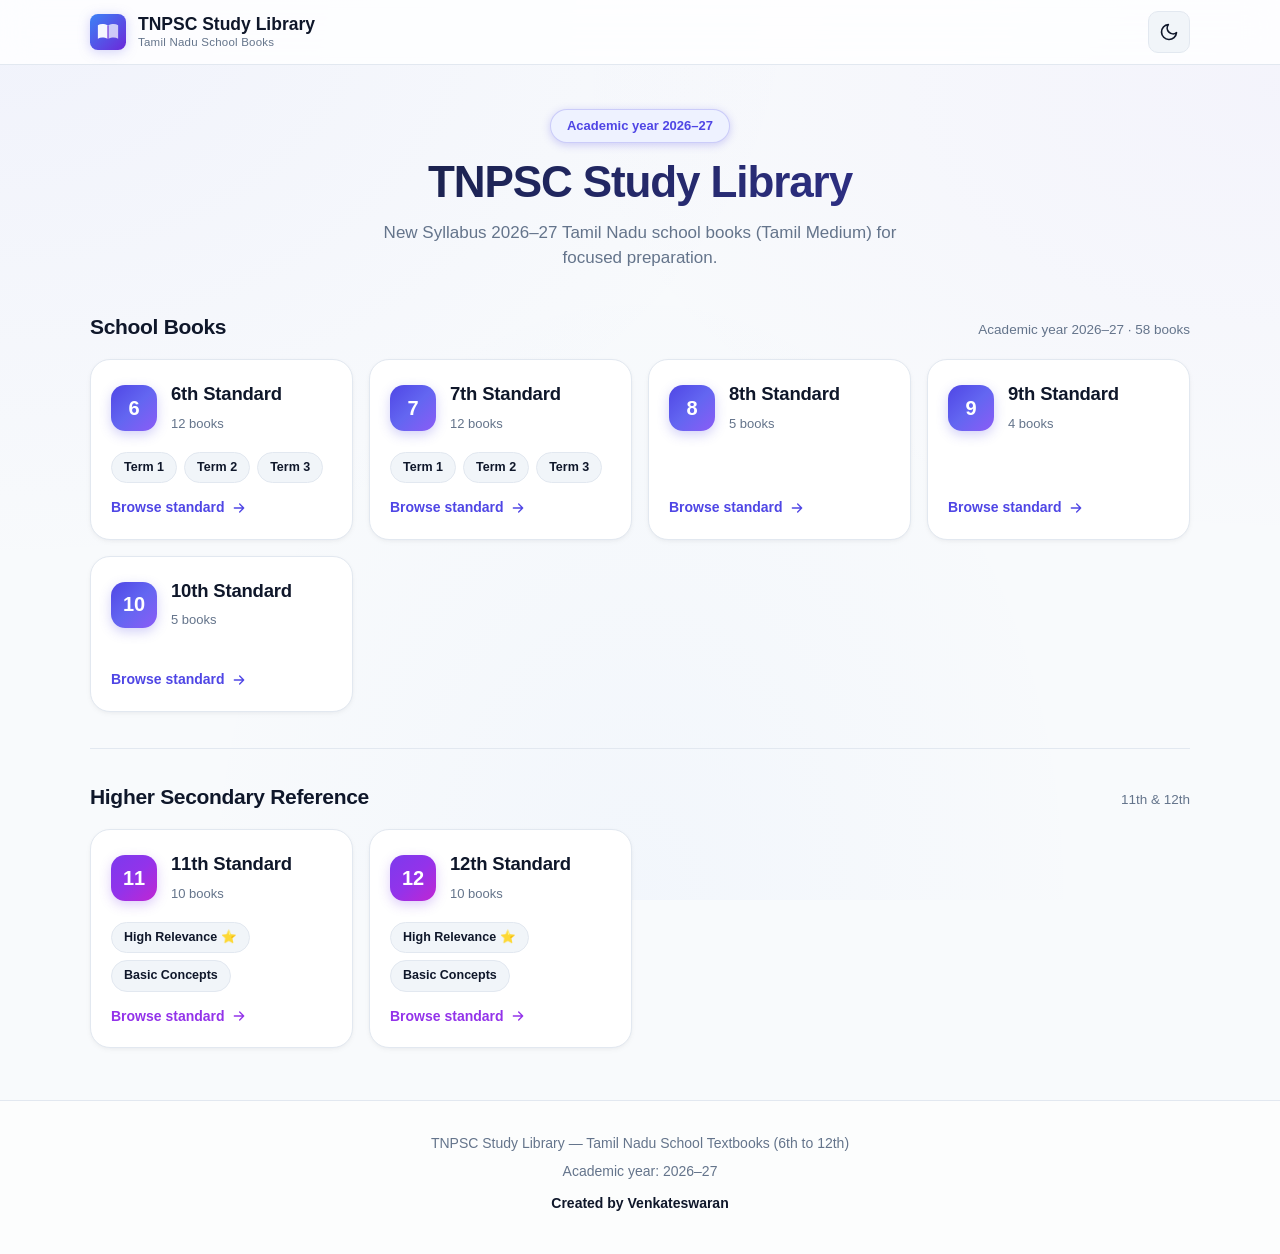
<file: index.html>
<!DOCTYPE html>
<html lang="en" data-theme="light">
<head>
  <meta charset="UTF-8">
  <meta name="viewport" content="width=device-width, initial-scale=1, viewport-fit=cover">
  <title>TNPSC Study Library – Tamil Nadu School Books</title>
  <meta name="description" content="A clean study library for relevant Tamil Nadu school textbooks used for TNPSC and TNUSRB preparation.">
  <meta name="theme-color" content="#3563e9">
  <link rel="icon" type="image/svg+xml" href="assets/images/logo.svg">
  <link rel="manifest" href="manifest.json">
  <link rel="stylesheet" href="assets/css/style.css">
</head>
<body>
  <a class="skip-link" href="#main">Skip to main content</a>

  <header class="app-header">
    <div class="container">
      <a class="brand" href="index.html">
        <img src="assets/images/logo.svg" width="34" height="34" alt="">
        <span class="brand-text">TNPSC Study Library<span class="brand-sub">Tamil Nadu School Books</span></span>
      </a>
      <span class="header-spacer"></span>
      <button type="button" class="icon-btn js-theme-toggle" aria-label="Toggle dark mode"></button>
    </div>
  </header>

  <main id="main">
    <div class="container">

      <section class="hero">
        <span class="year-pill" id="yearPill">Academic year 2026–27</span>
        <h1>TNPSC Study Library</h1>
        <p>New Syllabus 2026–27 Tamil Nadu school books (Tamil Medium) for focused preparation.</p>
      </section>

      <section id="resumeSection" hidden></section>

      <section class="section">
        <div class="section-title">
          <h2>School Books</h2>
          <span class="muted" id="libraryCount"></span>
        </div>
        <nav class="std-grid" id="schoolGrid" aria-label="School standards"></nav>
      </section>

      <section class="section section-hs" id="hsSection">
        <div class="section-title">
          <h2>Higher Secondary Reference</h2>
          <span class="muted">11th &amp; 12th</span>
        </div>
        <nav class="std-grid" id="hsGrid" aria-label="Higher secondary standards"></nav>
      </section>

    </div>
  </main>

  <footer class="app-footer">
    <div class="container">
      <p>TNPSC Study Library — Tamil Nadu School Textbooks (6th to 12th)</p>
      <p>Academic year: <span id="footerYear">2026–27</span></p>
      <p class="creator">Created by Venkateswaran</p>
    </div>
  </footer>

  <div class="offline-banner" role="status" aria-live="polite"></div>

  <script src="assets/js/books-data.js"></script>
  <script src="assets/js/utils.js"></script>
  <script src="assets/js/app.js"></script>
</body>
</html>
</file>
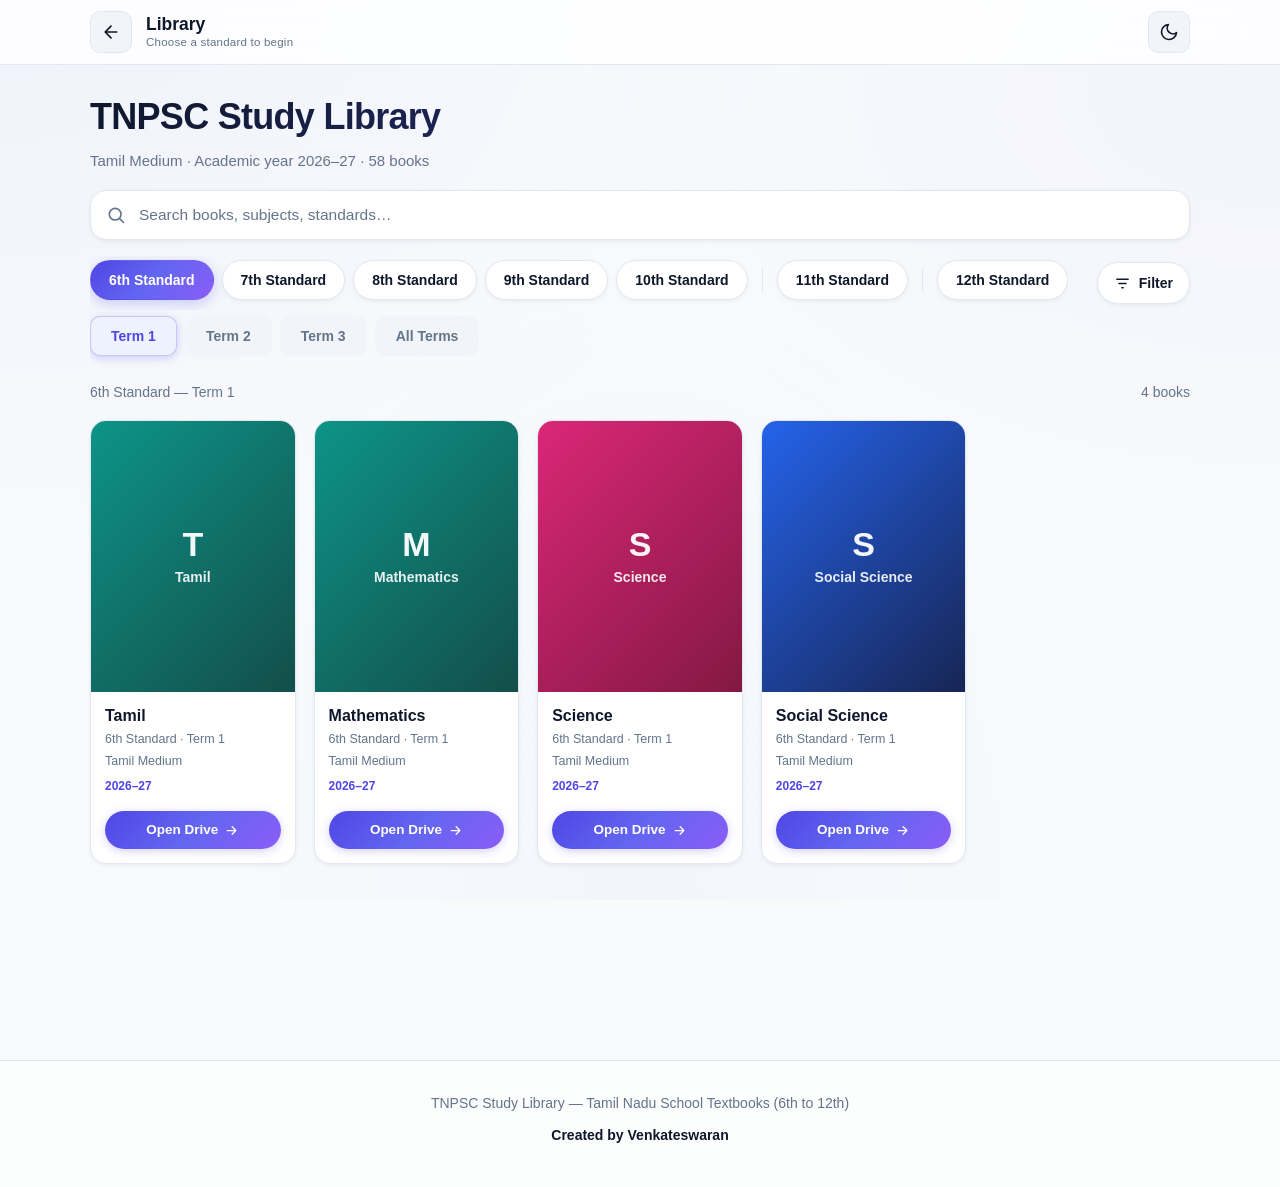
<file: library.html>
<!DOCTYPE html>
<html lang="en" data-theme="light">
<head>
  <meta charset="UTF-8">
  <meta name="viewport" content="width=device-width, initial-scale=1, viewport-fit=cover">
  <title>Library – TNPSC Study Library</title>
  <meta name="description" content="Browse and search relevant Tamil Nadu school textbooks for TNPSC and TNUSRB preparation.">
  <meta name="theme-color" content="#3563e9">
  <link rel="icon" type="image/svg+xml" href="assets/images/logo.svg">
  <link rel="manifest" href="manifest.json">
  <link rel="stylesheet" href="assets/css/style.css">
</head>
<body>
  <a class="skip-link" href="#main">Skip to main content</a>

  <header class="app-header">
    <div class="container">
      <a class="icon-btn" href="index.html" aria-label="Back to home">
        <svg viewBox="0 0 24 24" fill="none" stroke="currentColor" stroke-width="2" stroke-linecap="round" stroke-linejoin="round" aria-hidden="true"><path d="M19 12H5m7-7-7 7 7 7"/></svg>
      </a>
      <a class="brand" href="index.html">
        <span class="brand-text">Library<span class="brand-sub">Choose a standard to begin</span></span>
      </a>
      <span class="header-spacer"></span>
      <button type="button" class="icon-btn js-theme-toggle" aria-label="Toggle dark mode"></button>
    </div>
  </header>

  <main id="main">
    <div class="container">

      <section class="lib-top">
        <h1>TNPSC Study Library</h1>
        <p class="sub" id="subLine">Tamil Medium · 2026–27</p>

        <form id="searchForm" class="search-bar" role="search">
          <label class="sr-only" for="searchInput">Search books</label>
          <svg viewBox="0 0 24 24" fill="none" stroke="currentColor" stroke-width="2" stroke-linecap="round" stroke-linejoin="round" aria-hidden="true"><circle cx="11" cy="11" r="7"/><path d="m21 21-4.3-4.3"/></svg>
          <input id="searchInput" type="search" placeholder="Search books, subjects, standards…" autocomplete="off" enterkeyhint="search">
        </form>

        <div class="tool-row">
          <nav class="chips" id="classChips" aria-label="Standard"></nav>
          <span class="tool-spacer"></span>
          <button type="button" class="filter-btn" id="filterBtn" aria-haspopup="dialog">
            <svg viewBox="0 0 24 24" fill="none" stroke="currentColor" stroke-width="2" stroke-linecap="round" stroke-linejoin="round" aria-hidden="true"><path d="M4 6h16M7 12h10m-6 6h2"/></svg>
            Filter <span class="tag" id="filterCount" style="display:none">0</span>
          </button>
        </div>

        <nav class="tabs" id="groupTabs" aria-label="Books category"></nav>
      </section>

      <p class="result-line" id="resultLine"><span></span><span></span></p>

      <div class="book-grid" id="bookGrid" aria-live="polite"></div>

      <section class="empty" id="emptyState" hidden></section>

    </div>
  </main>

  <footer class="app-footer">
    <div class="container">
      <p>TNPSC Study Library — Tamil Nadu School Textbooks (6th to 12th)</p>
      <p class="creator">Created by Venkateswaran</p>
    </div>
  </footer>

  <div class="offline-banner" role="status" aria-live="polite"></div>

  <!-- Filter sheet (bottom sheet on mobile) -->
  <div class="sheet-backdrop" id="filterSheet" style="display:none" role="dialog" aria-modal="true" aria-label="Filter books">
    <div class="bottom-sheet">
      <div class="sheet-head">
        <h2>Filter</h2>
        <button type="button" class="icon-btn" id="filterClose" aria-label="Close filters">
          <svg viewBox="0 0 24 24" fill="none" stroke="currentColor" stroke-width="2" stroke-linecap="round" aria-hidden="true"><path d="M18 6 6 18M6 6l12 12"/></svg>
        </button>
      </div>

      <div class="filter-group gs-standard">
        <span>Standard</span>
        <div class="opt-row"></div>
      </div>

      <div class="filter-group gs-subject">
        <span>Subject</span>
        <div class="opt-row"></div>
      </div>

      <div class="filter-group gs-medium">
        <span>Medium</span>
        <div class="opt-row"></div>
      </div>

      <div class="filter-group gs-year">
        <span>Academic Year</span>
        <div class="opt-row"></div>
      </div>

      <div class="filter-group gs-relevance">
        <span>Relevance</span>
        <div class="opt-row"></div>
      </div>

      <div class="sheet-actions">
        <button type="button" class="btn btn-ghost btn-block" id="filterReset">Reset</button>
        <button type="button" class="btn btn-primary btn-block" id="filterApply">Apply</button>
      </div>
    </div>
  </div>

  <script src="assets/js/books-data.js"></script>
  <script src="assets/js/utils.js"></script>
  <script src="assets/js/library.js"></script>
</body>
</html>
</file>
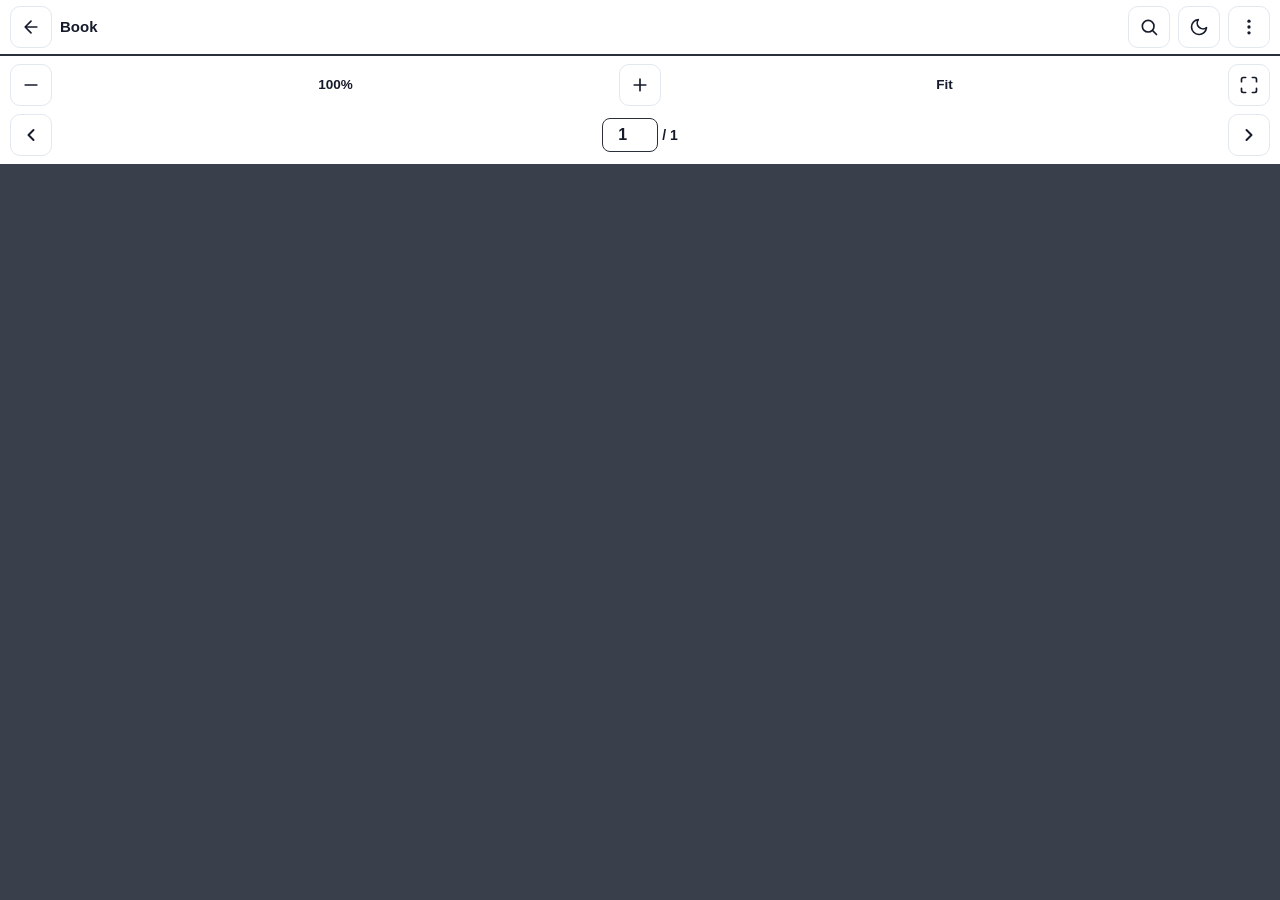
<file: reader.html>
<!DOCTYPE html>
<html lang="en" data-theme="light">
<head>
  <meta charset="UTF-8">
  <meta name="viewport" content="width=device-width, initial-scale=1, viewport-fit=cover, user-scalable=no">
  <title>Reader – TNPSC Study Library</title>
  <meta name="description" content="Read Tamil Nadu school textbooks online with the TNPSC Study Library reader.">
  <meta name="theme-color" content="#3a3f4c">
  <link rel="icon" type="image/svg+xml" href="assets/images/logo.svg">
  <link rel="manifest" href="manifest.json">
  <link rel="stylesheet" href="assets/css/style.css">
  <link rel="stylesheet" href="assets/css/reader.css">
</head>
<body>
  <a class="skip-link" href="#scroller">Skip to reader content</a>

  <div class="reader-app" id="readerApp">

    <!-- Top bar -->
    <header class="reader-header">
      <button type="button" class="icon-btn rd" id="backBtn" aria-label="Back to library">
        <svg viewBox="0 0 24 24" fill="none" stroke="currentColor" stroke-width="2" stroke-linecap="round" stroke-linejoin="round" aria-hidden="true"><path d="M19 12H5m7-7-7 7 7 7"/></svg>
      </button>
      <h1 class="rd-title" id="rdTitle">Book<span class="rd-sub" id="rdSub"></span></h1>
      <button type="button" class="icon-btn rd" id="searchBtn" aria-label="Search in book">
        <svg viewBox="0 0 24 24" fill="none" stroke="currentColor" stroke-width="2" stroke-linecap="round" stroke-linejoin="round" aria-hidden="true"><circle cx="11" cy="11" r="7"/><path d="m21 21-4.3-4.3"/></svg>
      </button>
      <button type="button" class="icon-btn rd js-theme-toggle" aria-label="Toggle dark mode"></button>
      <button type="button" class="icon-btn rd" id="moreBtn" aria-label="More options" aria-haspopup="menu">
        <svg viewBox="0 0 24 24" fill="currentColor" aria-hidden="true"><circle cx="12" cy="5" r="2"/><circle cx="12" cy="12" r="2"/><circle cx="12" cy="19" r="2"/></svg>
      </button>
    </header>

    <!-- Search panel -->
    <div class="search-panel" id="searchPanel" style="display:none">
      <form id="searchForm">
        <label class="sr-only" for="searchInput">Search text in this book</label>
        <input id="searchInput" type="search" placeholder="Search within this book" autocomplete="off" enterkeyhint="search">
        <button type="button" class="icon-btn rd" id="searchClose" aria-label="Close search">
          <svg viewBox="0 0 24 24" fill="none" stroke="currentColor" stroke-width="2" stroke-linecap="round" aria-hidden="true"><path d="M18 6 6 18M6 6l12 12"/></svg>
        </button>
      </form>
      <div class="search-meta">
        <span class="search-status" id="searchStatus" aria-live="polite"></span>
        <span class="search-nav">
          <button type="button" class="icon-btn" id="searchPrev" aria-label="Previous match">
            <svg viewBox="0 0 24 24" fill="none" stroke="currentColor" stroke-width="2.4" stroke-linecap="round" stroke-linejoin="round" aria-hidden="true"><path d="m15 18-6-6 6-6"/></svg>
          </button>
          <button type="button" class="icon-btn" id="searchNext" aria-label="Next match">
            <svg viewBox="0 0 24 24" fill="none" stroke="currentColor" stroke-width="2.4" stroke-linecap="round" stroke-linejoin="round" aria-hidden="true"><path d="m9 18 6-6-6-6"/></svg>
          </button>
        </span>
      </div>
    </div>

    <!-- Overflow menu -->
    <div class="more-menu" id="moreMenu" style="display:none" role="menu">
      <button type="button" class="menu-item" id="menuSource" role="menuitem">
        <svg viewBox="0 0 24 24" fill="none" stroke="currentColor" stroke-width="2" stroke-linecap="round" stroke-linejoin="round" aria-hidden="true"><path d="M18 13v6a2 2 0 0 1-2 2H5a2 2 0 0 1-2-2V8a2 2 0 0 1 2-2h6"/><path d="M15 3h6v6M10 14 21 3"/></svg>
        Open Official Source
      </button>
      <div class="divider"></div>
      <button type="button" class="menu-item" id="fullBtn2" role="menuitem">
        <svg viewBox="0 0 24 24" fill="none" stroke="currentColor" stroke-width="2" stroke-linecap="round" stroke-linejoin="round" aria-hidden="true"><path d="M8 3H5a2 2 0 0 0-2 2v3m13-5h3a2 2 0 0 1 2 2v3M3 16v3a2 2 0 0 0 2 2h3m13-5v3a2 2 0 0 1-2 2h-3"/></svg>
        Fullscreen
      </button>
    </div>

    <!-- Page scroller -->
    <main class="reader-scroller" id="scroller" tabindex="-1">
      <div class="spool" id="spool" style="display:none" aria-label="Book pages"></div>

      <!-- Loading -->
      <div class="loading-panel" id="loadingPanel">
        <div class="spinner" aria-hidden="true"></div>
        <p id="spinnerText">Loading book…</p>
      </div>

      <!-- No PDF configured -->
      <div class="no-pdf-panel" id="noPdfPanel" style="display:none">
        <span class="emoji" aria-hidden="true">📕</span>
        <strong id="noPdfTitle">Book</strong>
        <p class="offline-hint">PDF link not configured.</p>
        <button type="button" class="btn btn-primary" id="noPdfBack">Back to Library</button>
        <button type="button" class="btn btn-ghost" id="noPdfSource">Open Official Source</button>
      </div>

      <!-- Error -->
      <div class="error-panel" id="errorPanel" style="display:none"></div>
    </main>

    <!-- Bottom controls -->
    <nav class="reader-controls" aria-label="Reader controls">
      <div class="ctl-row">
        <button type="button" class="icon-btn rd" id="zoomOut" aria-label="Zoom out">
          <svg viewBox="0 0 24 24" fill="none" stroke="currentColor" stroke-width="2" stroke-linecap="round" aria-hidden="true"><path d="M5 12h14"/></svg>
        </button>
        <span class="ctl-output" id="zoomLevel" role="status" aria-live="polite">100%</span>
        <button type="button" class="icon-btn rd" id="zoomIn" aria-label="Zoom in">
          <svg viewBox="0 0 24 24" fill="none" stroke="currentColor" stroke-width="2" stroke-linecap="round" aria-hidden="true"><path d="M12 5v14M5 12h14"/></svg>
        </button>
        <span class="ctl-output" id="fitBtn" role="button" tabindex="0" aria-label="Fit width">Fit</span>
        <button type="button" class="icon-btn rd" id="fullBtn" aria-label="Enter fullscreen">
          <svg viewBox="0 0 24 24" fill="none" stroke="currentColor" stroke-width="2" stroke-linecap="round" stroke-linejoin="round" aria-hidden="true"><path d="M8 3H5a2 2 0 0 0-2 2v3m13-5h3a2 2 0 0 1 2 2v3M3 16v3a2 2 0 0 0 2 2h3m13-5v3a2 2 0 0 1-2 2h-3"/></svg>
        </button>
      </div>
      <div class="ctl-row">
        <button type="button" class="icon-btn rd" id="prevBtn" aria-label="Previous page">
          <svg viewBox="0 0 24 24" fill="none" stroke="currentColor" stroke-width="2.4" stroke-linecap="round" stroke-linejoin="round" aria-hidden="true"><path d="m15 18-6-6 6-6"/></svg>
        </button>
        <label class="page-indicator">
          <span class="sr-only">Current page</span>
          <input type="number" id="pageInput" min="1" value="1" inputmode="numeric">
          <span id="totalLabel"> / 1</span>
        </label>
        <button type="button" class="icon-btn rd" id="nextBtn" aria-label="Next page">
          <svg viewBox="0 0 24 24" fill="none" stroke="currentColor" stroke-width="2.4" stroke-linecap="round" stroke-linejoin="round" aria-hidden="true"><path d="m9 18 6-6-6-6"/></svg>
        </button>
      </div>
    </nav>

  </div>

  <div class="offline-banner" role="status" aria-live="polite"></div>

  <script src="assets/js/books-data.js"></script>
  <script src="pdfjs/pdf.min.js"></script>
  <script src="assets/js/utils.js"></script>
  <script src="assets/js/reader.js"></script>
</body>
</html>
</file>
<file: assets/css/style.css>
/* =====================================================================
   TNPSC Study Library — Ultra-Modern, High-Performance Design System
   Pure Vanilla CSS · Zero Dependencies · Lightning-Fast Loading
   ===================================================================== */

:root {
  /* Brand / Primary Palette */
  --primary: #4f46e5;
  --primary-strong: #3730a3;
  --primary-light: #6366f1;
  --primary-soft: #eef2ff;
  --primary-grad: linear-gradient(135deg, #4f46e5 0%, #6366f1 50%, #8b5cf6 100%);
  --primary-glow: rgba(79, 70, 229, 0.25);

  /* Higher Secondary Violet Accent */
  --hs-grad: linear-gradient(135deg, #7c3aed 0%, #9333ea 50%, #c026d3 100%);
  --hs-glow: rgba(124, 58, 237, 0.25);

  /* Surface & Background */
  --background: #f8fafc;
  --surface: #ffffff;
  --surface-2: #f1f5f9;
  --surface-3: #e2e8f0;
  --surface-glass: rgba(255, 255, 255, 0.82);

  /* Typography */
  --text: #0f172a;
  --text-muted: #64748b;
  --muted: #64748b;
  --border: #e2e8f0;
  --border-subtle: rgba(226, 232, 240, 0.7);

  /* Functional */
  --success: #10b981;
  --success-soft: #ecfdf5;
  --warning: #f59e0b;
  --warning-soft: #fffbeb;
  --danger: #ef4444;
  --danger-soft: #fef2f2;

  /* Elevation */
  --radius-xl: 20px;
  --radius: 16px;
  --radius-sm: 10px;
  --radius-xs: 8px;

  --shadow-sm: 0 2px 6px -1px rgba(15, 23, 42, 0.05), 0 1px 4px -1px rgba(15, 23, 42, 0.03);
  --shadow: 0 10px 24px -4px rgba(15, 23, 42, 0.08), 0 4px 12px -2px rgba(15, 23, 42, 0.04);
  --shadow-lg: 0 20px 32px -8px rgba(79, 70, 229, 0.15), 0 8px 16px -4px rgba(15, 23, 42, 0.06);
  --shadow-focus: 0 0 0 3px rgba(99, 102, 241, 0.35);

  --font: -apple-system, BlinkMacSystemFont, "Segoe UI", Roboto, "Helvetica Neue", Arial, "Noto Sans Tamil", sans-serif;
  --font-head: -apple-system, BlinkMacSystemFont, "Segoe UI", Roboto, "Helvetica Neue", Arial, "Noto Sans Tamil", sans-serif;
}

[data-theme="dark"] {
  --background: #090d16;
  --surface: #111827;
  --surface-2: #1a2438;
  --surface-3: #1f2d45;
  --surface-glass: rgba(17, 24, 39, 0.85);

  --text: #f8fafc;
  --text-muted: #94a3b8;
  --muted: #94a3b8;
  --border: #1e293b;
  --border-subtle: rgba(30, 41, 59, 0.8);

  --primary: #6366f1;
  --primary-strong: #818cf8;
  --primary-light: #a5b4fc;
  --primary-soft: rgba(99, 102, 241, 0.16);
  --primary-grad: linear-gradient(135deg, #6366f1 0%, #818cf8 50%, #a855f7 100%);
  --primary-glow: rgba(99, 102, 241, 0.35);

  --hs-grad: linear-gradient(135deg, #8b5cf6 0%, #a855f7 50%, #d946ef 100%);
  --hs-glow: rgba(139, 92, 246, 0.35);

  --shadow-sm: 0 2px 6px -1px rgba(0, 0, 0, 0.4);
  --shadow: 0 10px 24px -4px rgba(0, 0, 0, 0.5), 0 4px 12px -2px rgba(0, 0, 0, 0.3);
  --shadow-lg: 0 20px 32px -8px rgba(0, 0, 0, 0.6), 0 0 20px rgba(99, 102, 241, 0.2);
  --shadow-focus: 0 0 0 3px rgba(99, 102, 241, 0.45);
}

/* ---------------------------------------------------------------------
   Base Reset
   --------------------------------------------------------------------- */
*, *::before, *::after {
  box-sizing: border-box;
}

html {
  -webkit-text-size-adjust: 100%;
  scroll-behavior: smooth;
}

body {
  margin: 0;
  font-family: var(--font);
  font-size: 16px;
  line-height: 1.55;
  color: var(--text);
  background-color: var(--background);
  background-image: 
    radial-gradient(at 0% 0%, rgba(99, 102, 241, 0.05) 0px, transparent 45%),
    radial-gradient(at 100% 10%, rgba(139, 92, 246, 0.04) 0px, transparent 40%),
    radial-gradient(at 50% 100%, rgba(59, 130, 246, 0.03) 0px, transparent 50%);
  background-attachment: fixed;
  -webkit-font-smoothing: antialiased;
  -moz-osx-font-smoothing: grayscale;
  transition: background-color 0.2s ease, color 0.2s ease;
}

img {
  max-width: 100%;
  display: block;
}

button {
  font-family: inherit;
  font-size: inherit;
  cursor: pointer;
  border: 0;
  background: none;
  color: inherit;
}

input, select {
  font-family: inherit;
  font-size: 16px;
}

a {
  color: var(--primary);
  text-decoration: none;
}

:focus-visible {
  outline: none;
  box-shadow: var(--shadow-focus);
  border-radius: var(--radius-xs);
}

.skip-link {
  position: absolute;
  left: -9999px;
  top: 0;
  z-index: 100;
  padding: 10px 18px;
  background: var(--primary);
  color: #fff;
  border-radius: 0 0 8px 0;
  font-weight: 600;
}
.skip-link:focus {
  left: 0;
}

.sr-only {
  position: absolute;
  width: 1px;
  height: 1px;
  padding: 0;
  margin: -1px;
  overflow: hidden;
  clip: rect(0, 0, 0, 0);
  white-space: nowrap;
  border: 0;
}

.container {
  width: 100%;
  max-width: 1140px;
  margin: 0 auto;
  padding: 0 20px;
}

/* ---------------------------------------------------------------------
   Header
   --------------------------------------------------------------------- */
.app-header {
  position: sticky;
  top: 0;
  z-index: 40;
  background: var(--surface-glass);
  -webkit-backdrop-filter: saturate(180%) blur(16px);
  backdrop-filter: saturate(180%) blur(16px);
  border-bottom: 1px solid var(--border);
  transition: background-color 0.2s ease, border-color 0.2s ease;
}

.app-header .container {
  display: flex;
  align-items: center;
  gap: 14px;
  height: 64px;
}

.brand {
  display: inline-flex;
  align-items: center;
  gap: 12px;
  font-weight: 700;
  font-size: 17.5px;
  color: var(--text);
  text-decoration: none;
  min-width: 0;
  transition: opacity 0.15s ease;
}
.brand:hover {
  opacity: 0.9;
  text-decoration: none;
}
.brand img {
  width: 36px;
  height: 36px;
  flex: 0 0 auto;
  filter: drop-shadow(0 2px 6px var(--primary-glow));
}
.brand .brand-text {
  display: flex;
  flex-direction: column;
  line-height: 1.2;
}
.brand .brand-sub {
  font-size: 11.5px;
  font-weight: 500;
  color: var(--muted);
  letter-spacing: 0.02em;
  margin-top: 1px;
}

.header-spacer {
  flex: 1 1 auto;
}

/* Icon button */
.icon-btn {
  display: inline-flex;
  align-items: center;
  justify-content: center;
  width: 42px;
  height: 42px;
  border-radius: var(--radius-sm);
  color: var(--text);
  background: var(--surface-2);
  border: 1px solid var(--border);
  transition: background-color 0.15s ease, transform 0.12s ease, border-color 0.15s ease;
  flex: 0 0 auto;
}
.icon-btn:hover {
  background: var(--surface-3);
  border-color: color-mix(in srgb, var(--primary) 30%, var(--border));
  transform: translateY(-1px);
}
.icon-btn:active {
  transform: scale(0.94);
}
.icon-btn svg {
  width: 20px;
  height: 20px;
}

/* Standard buttons */
.btn {
  display: inline-flex;
  align-items: center;
  justify-content: center;
  gap: 8px;
  min-height: 42px;
  padding: 9px 18px;
  border-radius: var(--radius-sm);
  font-weight: 600;
  font-size: 14.5px;
  line-height: 1.2;
  transition: transform 0.12s ease, box-shadow 0.15s ease, filter 0.15s ease;
  text-decoration: none;
  white-space: nowrap;
}
.btn:hover {
  text-decoration: none;
}
.btn:active {
  transform: scale(0.97);
}

.btn-primary {
  background: var(--primary-grad);
  color: #fff;
  box-shadow: 0 4px 14px var(--primary-glow);
  border: none;
}
.btn-primary:hover {
  filter: brightness(1.08);
  box-shadow: 0 6px 18px var(--primary-glow);
}

.btn-soft {
  background: var(--primary-soft);
  color: var(--primary);
  border: 1px solid color-mix(in srgb, var(--primary) 20%, transparent);
}
.btn-soft:hover {
  background: color-mix(in srgb, var(--primary) 18%, transparent);
}

.btn-ghost {
  background: transparent;
  color: var(--text);
  border: 1px solid var(--border);
}
.btn-ghost:hover {
  background: var(--surface-2);
  border-color: color-mix(in srgb, var(--primary) 30%, var(--border));
}

.btn-block {
  width: 100%;
}

/* ---------------------------------------------------------------------
   Hero Section
   --------------------------------------------------------------------- */
.hero {
  padding: 44px 0 16px;
  text-align: center;
}
.hero .year-pill {
  display: inline-flex;
  align-items: center;
  gap: 7px;
  margin-bottom: 14px;
  padding: 6px 16px;
  border-radius: 999px;
  background: var(--primary-soft);
  color: var(--primary);
  font-size: 13px;
  font-weight: 600;
  border: 1px solid color-mix(in srgb, var(--primary) 22%, transparent);
  box-shadow: 0 2px 8px var(--primary-glow);
}

.hero h1 {
  margin: 0 0 12px;
  font-family: var(--font-head);
  font-size: clamp(30px, 6vw, 44px);
  font-weight: 800;
  letter-spacing: -0.025em;
  line-height: 1.15;
  background: linear-gradient(135deg, var(--text) 0%, color-mix(in srgb, var(--primary) 70%, var(--text)) 100%);
  -webkit-background-clip: text;
  -webkit-text-fill-color: transparent;
}
[data-theme="dark"] .hero h1 {
  background: linear-gradient(135deg, #ffffff 0%, #c7d2fe 60%, #a5b4fc 100%);
  -webkit-background-clip: text;
  -webkit-text-fill-color: transparent;
}

.hero p {
  margin: 0 auto;
  max-width: 540px;
  color: var(--muted);
  font-size: 17px;
  line-height: 1.5;
}

/* Sections */
.section {
  padding: 24px 0 12px;
}
.section-title {
  display: flex;
  align-items: baseline;
  justify-content: space-between;
  gap: 12px;
  margin: 0 0 16px;
}
.section-title h2 {
  margin: 0;
  font-size: 21px;
  font-weight: 700;
  letter-spacing: -0.015em;
  display: inline-flex;
  align-items: center;
  gap: 8px;
}
.section-title .muted {
  font-size: 13.5px;
  color: var(--muted);
  font-weight: 500;
}

/* Continue reading / Resume Card */
.resume-card {
  display: flex;
  align-items: center;
  gap: 16px;
  padding: 16px 18px;
  border-radius: var(--radius);
  background: var(--surface);
  border: 1px solid var(--border);
  box-shadow: var(--shadow-sm);
  text-decoration: none;
  color: inherit;
  transition: transform 0.18s ease, box-shadow 0.18s ease, border-color 0.18s ease;
}
.resume-card:hover {
  transform: translateY(-2px);
  box-shadow: var(--shadow);
  border-color: color-mix(in srgb, var(--primary) 40%, var(--border));
}
.resume-card .resume-cover {
  width: 56px;
  height: 74px;
  border-radius: var(--radius-xs);
  overflow: hidden;
  flex: 0 0 auto;
  box-shadow: 0 2px 6px rgba(0, 0, 0, 0.12);
}
.resume-card .resume-cover img {
  width: 100%;
  height: 100%;
  object-fit: cover;
}
.resume-body {
  flex: 1 1 auto;
  min-width: 0;
}
.resume-body .kicker {
  font-size: 11.5px;
  font-weight: 700;
  text-transform: uppercase;
  letter-spacing: 0.07em;
  color: var(--primary);
  display: block;
  margin-bottom: 2px;
}
.resume-body strong {
  display: block;
  font-size: 17px;
  font-weight: 700;
  white-space: nowrap;
  overflow: hidden;
  text-overflow: ellipsis;
  color: var(--text);
}
.resume-body .meta {
  font-size: 13.5px;
  color: var(--muted);
  margin-top: 2px;
  display: block;
}

/* ---------------------------------------------------------------------
   Standard Cards Grid (Home Page)
   --------------------------------------------------------------------- */
.std-grid {
  display: grid;
  grid-template-columns: repeat(auto-fill, minmax(220px, 1fr));
  gap: 16px;
}

.std-card {
  position: relative;
  display: flex;
  flex-direction: column;
  gap: 14px;
  padding: 20px;
  border-radius: var(--radius-xl);
  background: var(--surface);
  border: 1px solid var(--border);
  box-shadow: var(--shadow-sm);
  text-align: left;
  min-height: 156px;
  transition: transform 0.2s cubic-bezier(0.34, 1.56, 0.64, 1), box-shadow 0.2s ease, border-color 0.2s ease;
}
.std-card:hover {
  transform: translateY(-4px);
  box-shadow: var(--shadow-lg);
  border-color: color-mix(in srgb, var(--primary) 50%, var(--border));
}

.std-main-link {
  text-decoration: none;
  color: inherit;
  display: block;
}

.std-head {
  display: flex;
  align-items: center;
  gap: 14px;
}

.std-badge {
  display: inline-flex;
  align-items: center;
  justify-content: center;
  width: 46px;
  height: 46px;
  border-radius: 14px;
  background: var(--primary-grad);
  color: #fff;
  font-weight: 800;
  font-size: 20px;
  flex-shrink: 0;
  box-shadow: 0 4px 12px var(--primary-glow);
}

.std-card h3 {
  margin: 0 0 2px;
  font-size: 18.5px;
  font-weight: 700;
  letter-spacing: -0.01em;
  color: var(--text);
}
.std-card .count {
  font-size: 13px;
  color: var(--muted);
  font-weight: 500;
}

/* Quick term pills on class cards */
.std-terms {
  display: flex;
  flex-wrap: wrap;
  gap: 7px;
  margin-top: 2px;
}

.term-pill {
  display: inline-flex;
  align-items: center;
  padding: 5px 12px;
  border-radius: 999px;
  background: var(--surface-2);
  color: var(--text);
  font-size: 12.5px;
  font-weight: 600;
  text-decoration: none;
  border: 1px solid var(--border);
  transition: background 0.15s ease, color 0.15s ease, border-color 0.15s ease, transform 0.12s ease;
}
.term-pill:hover {
  background: var(--primary-grad);
  color: #fff;
  border-color: transparent;
  transform: translateY(-1px);
  box-shadow: 0 2px 8px var(--primary-glow);
}

.std-card .open-link {
  display: inline-flex;
  align-items: center;
  gap: 6px;
  margin-top: auto;
  font-weight: 600;
  font-size: 14px;
  color: var(--primary);
  text-decoration: none;
  transition: gap 0.15s ease;
}
.std-card:hover .open-link {
  gap: 9px;
}
.std-card .open-link svg {
  width: 16px;
  height: 16px;
  transition: transform 0.15s ease;
}
.std-card:hover .open-link svg {
  transform: translateX(2px);
}

/* Higher Secondary Reference Section */
.section-hs {
  margin-top: 24px;
  padding-top: 32px;
  border-top: 1px solid var(--border);
}
.section-hs .section-title {
  align-items: baseline;
}
.section-hs .std-badge {
  background: var(--hs-grad);
  box-shadow: 0 4px 12px var(--hs-glow);
}
.section-hs .std-card:hover {
  border-color: color-mix(in srgb, #9333ea 50%, var(--border));
  box-shadow: 0 20px 32px -8px rgba(124, 58, 237, 0.18), 0 0 18px var(--hs-glow);
}
.section-hs .term-pill:hover {
  background: var(--hs-grad);
  box-shadow: 0 2px 8px var(--hs-glow);
}
.section-hs .open-link {
  color: #9333ea;
}
[data-theme="dark"] .section-hs .open-link {
  color: #c084fc;
}

/* ---------------------------------------------------------------------
   Library Page
   --------------------------------------------------------------------- */
.lib-top {
  padding: 24px 0 10px;
}
.lib-top h1 {
  margin: 0 0 4px;
  font-family: var(--font-head);
  font-size: clamp(26px, 5vw, 36px);
  font-weight: 800;
  letter-spacing: -0.02em;
  background: linear-gradient(135deg, var(--text) 0%, color-mix(in srgb, var(--primary) 70%, var(--text)) 100%);
  -webkit-background-clip: text;
  -webkit-text-fill-color: transparent;
}
[data-theme="dark"] .lib-top h1 {
  background: linear-gradient(135deg, #ffffff 0%, #c7d2fe 60%, #a5b4fc 100%);
  -webkit-background-clip: text;
  -webkit-text-fill-color: transparent;
}
.lib-top .sub {
  margin: 0;
  color: var(--muted);
  font-size: 15px;
  font-weight: 500;
}

/* Search bar */
.search-bar {
  position: relative;
  margin-top: 18px;
}
.search-bar svg {
  position: absolute;
  left: 16px;
  top: 50%;
  transform: translateY(-50%);
  width: 20px;
  height: 20px;
  color: var(--muted);
  pointer-events: none;
  transition: color 0.15s ease;
}
.search-bar input {
  width: 100%;
  min-height: 50px;
  padding: 12px 18px 12px 48px;
  border-radius: var(--radius);
  border: 1px solid var(--border);
  background: var(--surface);
  color: var(--text);
  box-shadow: var(--shadow-sm);
  font-size: 15.5px;
  transition: border-color 0.15s ease, box-shadow 0.15s ease;
}
.search-bar input:focus {
  border-color: var(--primary);
  box-shadow: 0 4px 16px var(--primary-glow), var(--shadow-focus);
}
.search-bar input:focus + svg,
.search-bar:focus-within svg {
  color: var(--primary);
}
.search-bar input::placeholder {
  color: var(--muted);
}

/* Tool row (Chips + Filter) */
.tool-row {
  display: flex;
  align-items: center;
  gap: 12px;
  margin-top: 16px;
}
.tool-spacer {
  flex: 1 1 auto;
}

.filter-btn {
  display: inline-flex;
  align-items: center;
  gap: 8px;
  min-height: 42px;
  padding: 8px 16px;
  border-radius: 999px;
  border: 1px solid var(--border);
  background: var(--surface);
  font-weight: 600;
  font-size: 14px;
  color: var(--text);
  box-shadow: var(--shadow-sm);
  transition: background-color 0.15s ease, border-color 0.15s ease, transform 0.1s ease;
}
.filter-btn:hover {
  background: var(--surface-2);
  border-color: color-mix(in srgb, var(--primary) 30%, var(--border));
  transform: translateY(-1px);
}
.filter-btn .tag {
  min-width: 20px;
  height: 20px;
  padding: 0 6px;
  border-radius: 999px;
  background: var(--primary);
  color: #fff;
  font-size: 12px;
  font-weight: 700;
  display: inline-flex;
  align-items: center;
  justify-content: center;
}
.filter-btn svg {
  width: 17px;
  height: 17px;
}

/* Standard selector chips */
.chips {
  display: flex;
  gap: 8px;
  overflow-x: auto;
  scrollbar-width: none;
  padding: 4px 0 10px;
  -webkit-overflow-scrolling: touch;
}
.chips::-webkit-scrollbar {
  display: none;
}
.chip-divider {
  flex: 0 0 auto;
  align-self: center;
  width: 1px;
  height: 24px;
  background: var(--border);
  margin: 0 6px;
}
.chip {
  flex: 0 0 auto;
  min-height: 40px;
  padding: 8px 18px;
  border-radius: 999px;
  border: 1px solid var(--border);
  background: var(--surface);
  color: var(--text);
  font-weight: 600;
  font-size: 14px;
  white-space: nowrap;
  box-shadow: var(--shadow-sm);
  transition: background-color 0.15s ease, color 0.15s ease, border-color 0.15s ease, transform 0.12s ease, box-shadow 0.15s ease;
}
.chip:hover {
  background: var(--surface-2);
  border-color: color-mix(in srgb, var(--primary) 35%, var(--border));
  transform: translateY(-1px);
}
.chip[aria-pressed="true"],
.chip.active {
  background: var(--primary-grad);
  color: #fff;
  border-color: transparent;
  box-shadow: 0 4px 14px var(--primary-glow);
}

/* Term / Subject tabs */
.tabs {
  display: flex;
  gap: 8px;
  overflow-x: auto;
  scrollbar-width: none;
  padding: 6px 0 16px;
}
.tabs::-webkit-scrollbar {
  display: none;
}
.tab {
  flex: 0 0 auto;
  min-height: 40px;
  padding: 8px 20px;
  border-radius: var(--radius-sm);
  background: var(--surface-2);
  color: var(--muted);
  font-weight: 600;
  font-size: 14px;
  white-space: nowrap;
  border: 1px solid transparent;
  transition: background-color 0.15s ease, color 0.15s ease, border-color 0.15s ease, transform 0.1s ease;
}
.tab:hover {
  background: var(--surface-3);
  color: var(--text);
}
.tab[aria-pressed="true"],
.tab.active {
  background: var(--primary-soft);
  color: var(--primary);
  border-color: color-mix(in srgb, var(--primary) 25%, transparent);
  box-shadow: 0 2px 8px var(--primary-glow);
}

.result-line {
  display: flex;
  align-items: center;
  justify-content: space-between;
  gap: 10px;
  margin: 0 0 16px;
  font-size: 14px;
  font-weight: 500;
  color: var(--muted);
}

/* ---------------------------------------------------------------------
   Book Grid & Cards (Library Page)
   --------------------------------------------------------------------- */
.book-grid {
  display: grid;
  grid-template-columns: repeat(auto-fill, minmax(180px, 1fr));
  gap: 18px;
  padding-bottom: 36px;
}

@media (max-width: 480px) {
  .book-grid {
    grid-template-columns: repeat(auto-fill, minmax(145px, 1fr));
    gap: 12px;
  }
}

.book-card {
  display: flex;
  flex-direction: column;
  border-radius: var(--radius);
  background: var(--surface);
  border: 1px solid var(--border);
  box-shadow: var(--shadow-sm);
  overflow: hidden;
  text-decoration: none;
  color: inherit;
  cursor: pointer;
  transition: transform 0.2s cubic-bezier(0.34, 1.56, 0.64, 1), box-shadow 0.2s ease, border-color 0.2s ease;
}
.book-card:hover {
  transform: translateY(-5px);
  box-shadow: var(--shadow-lg);
  border-color: color-mix(in srgb, var(--primary) 45%, var(--border));
}
.book-card:focus-visible {
  outline: none;
  box-shadow: var(--shadow-focus);
}

/* Cover container */
.cover-wrap {
  position: relative;
  aspect-ratio: 3 / 4;
  background: var(--surface-2);
  overflow: hidden;
}
.cover-wrap img {
  width: 100%;
  height: 100%;
  object-fit: cover;
  transition: transform 0.35s cubic-bezier(0.4, 0, 0.2, 1);
}
.book-card:hover .cover-wrap img {
  transform: scale(1.05);
}

/* Relevance flags */
.cover-wrap .rel-flag {
  position: absolute;
  top: 8px;
  right: 8px;
  padding: 4px 10px;
  border-radius: 999px;
  font-size: 11px;
  font-weight: 700;
  letter-spacing: 0.03em;
  background: linear-gradient(135deg, rgba(245, 158, 11, 0.95), rgba(217, 119, 6, 0.95));
  color: #fff;
  box-shadow: 0 2px 8px rgba(245, 158, 11, 0.35);
  -webkit-backdrop-filter: blur(6px);
  backdrop-filter: blur(6px);
  z-index: 2;
}
.cover-wrap .rel-flag.opt {
  background: linear-gradient(135deg, rgba(14, 165, 233, 0.95), rgba(2, 132, 199, 0.95));
  box-shadow: 0 2px 8px rgba(14, 165, 233, 0.35);
  color: #fff;
}

/* Book Body */
.book-body {
  display: flex;
  flex-direction: column;
  gap: 3px;
  padding: 14px 14px 10px;
  flex: 1 1 auto;
}
.book-body h3 {
  margin: 0;
  font-size: 16px;
  font-weight: 700;
  line-height: 1.3;
  color: var(--text);
}
.book-body .sub {
  font-size: 12.5px;
  color: var(--muted);
  font-weight: 500;
}
.book-body .year {
  font-size: 12px;
  font-weight: 600;
  color: var(--primary);
  margin-top: 2px;
}

/* Open Drive Button */
.book-card .btn.direct-btn {
  margin: 6px 14px 14px;
  pointer-events: none;
  display: inline-flex;
  align-items: center;
  justify-content: center;
  gap: 6px;
  font-weight: 600;
  font-size: 13.5px;
  min-height: 38px;
  border-radius: 999px;
  background: var(--primary-grad);
  color: #fff;
  box-shadow: 0 2px 8px var(--primary-glow);
  transition: transform 0.15s ease, filter 0.15s ease, box-shadow 0.15s ease;
}
.book-card:hover .btn.direct-btn {
  filter: brightness(1.1);
  box-shadow: 0 4px 12px var(--primary-glow);
  transform: translateY(-1px);
}
.book-card .btn.direct-btn svg {
  width: 15px;
  height: 15px;
}

/* CSS fallback cover */
.cover-art {
  display: flex;
  flex-direction: column;
  align-items: center;
  justify-content: center;
  gap: 8px;
  width: 100%;
  height: 100%;
  color: #fff;
  font-weight: 700;
  text-align: center;
  padding: 12px;
}
.cover-art .ca-initial {
  font-size: 34px;
  line-height: 1;
  opacity: 0.95;
}
.cover-art .ca-name {
  font-size: 14px;
  line-height: 1.25;
  opacity: 0.9;
}

/* Empty state */
.empty {
  display: flex;
  flex-direction: column;
  align-items: center;
  justify-content: center;
  text-align: center;
  padding: 60px 20px;
  gap: 12px;
  color: var(--muted);
}
.empty .emoji {
  font-size: 48px;
  line-height: 1;
}
.empty strong {
  font-size: 18px;
  color: var(--text);
}
.empty p {
  margin: 0;
  max-width: 380px;
}

/* ---------------------------------------------------------------------
   Filter Sheet (Mobile modal / Bottom sheet)
   --------------------------------------------------------------------- */
.sheet-backdrop {
  position: fixed;
  inset: 0;
  z-index: 80;
  background: rgba(15, 23, 42, 0.5);
  -webkit-backdrop-filter: blur(4px);
  backdrop-filter: blur(4px);
  display: flex;
  align-items: flex-end;
  justify-content: center;
  padding: 0;
}
@media (min-width: 640px) {
  .sheet-backdrop {
    align-items: center;
    padding: 20px;
  }
}

.bottom-sheet {
  width: 100%;
  max-width: 520px;
  max-height: 85vh;
  overflow-y: auto;
  background: var(--surface);
  border-radius: var(--radius-xl) var(--radius-xl) 0 0;
  padding: 24px 20px 28px;
  box-shadow: var(--shadow-lg);
  display: flex;
  flex-direction: column;
  gap: 16px;
  border: 1px solid var(--border);
}
@media (min-width: 640px) {
  .bottom-sheet {
    border-radius: var(--radius-xl);
  }
}

.sheet-head {
  display: flex;
  align-items: center;
  justify-content: space-between;
  gap: 10px;
  padding-bottom: 8px;
  border-bottom: 1px solid var(--border);
}
.sheet-head h2 {
  margin: 0;
  font-size: 19px;
  font-weight: 700;
}

.filter-group {
  display: flex;
  flex-direction: column;
  gap: 8px;
}
.filter-group > span {
  font-size: 13px;
  font-weight: 700;
  text-transform: uppercase;
  letter-spacing: 0.04em;
  color: var(--muted);
}
.opt-row {
  display: flex;
  flex-wrap: wrap;
  gap: 7px;
}
.opt {
  padding: 7px 14px;
  border-radius: 999px;
  border: 1px solid var(--border);
  background: var(--surface-2);
  color: var(--text);
  font-size: 13.5px;
  font-weight: 600;
  transition: background-color 0.12s ease, color 0.12s ease, border-color 0.12s ease;
}
.opt:hover {
  background: var(--surface-3);
}
.opt[aria-pressed="true"] {
  background: var(--primary-grad);
  color: #fff;
  border-color: transparent;
  box-shadow: 0 2px 8px var(--primary-glow);
}

.sheet-actions {
  display: flex;
  gap: 12px;
  margin-top: 8px;
  padding-top: 14px;
  border-top: 1px solid var(--border);
}

/* ---------------------------------------------------------------------
   Footer
   --------------------------------------------------------------------- */
.app-footer {
  margin-top: 40px;
  padding: 32px 0 40px;
  border-top: 1px solid var(--border);
  text-align: center;
  color: var(--muted);
  font-size: 14px;
  background: color-mix(in srgb, var(--surface) 60%, transparent);
}
.app-footer .container {
  display: flex;
  flex-direction: column;
  gap: 6px;
  align-items: center;
}
.app-footer p {
  margin: 0;
}
.app-footer .creator {
  font-weight: 600;
  color: var(--text);
  margin-top: 4px;
}

/* Offline Banner */
.offline-banner {
  position: fixed;
  bottom: 20px;
  left: 50%;
  transform: translateX(-50%) translateY(100px);
  opacity: 0;
  z-index: 99;
  background: #1e293b;
  color: #fff;
  padding: 12px 22px;
  border-radius: 999px;
  font-size: 14px;
  font-weight: 600;
  box-shadow: var(--shadow-lg);
  pointer-events: none;
  transition: transform 0.25s cubic-bezier(0.34, 1.56, 0.64, 1), opacity 0.25s ease;
}
.offline-banner.show {
  transform: translateX(-50%) translateY(0);
  opacity: 1;
}
</file>
<file: assets/css/reader.css>
/* =====================================================================
   TNPSC Study Library — PDF reader
   ===================================================================== */

:root {
  --reader-bg: #3a3f4c;
  --reader-surface: #fff;
  --reader-text: #161b2b;
  --reader-muted: #c7cdd9;
  --reader-border: #2a2f3a;
}

[data-theme="dark"] {
  --reader-bg: #0c0f16;
  --reader-surface: #10141d;
  --reader-text: #e6eaf3;
  --reader-muted: #8d96a8;
  --reader-border: #202736;
}

.reader-app {
  display: flex;
  flex-direction: column;
  height: 100dvh;
  max-height: 100vh;
  background: var(--reader-bg);
  color: var(--reader-text);
}

/* ---- Top bar ---- */
.reader-header {
  display: flex;
  align-items: center;
  gap: 8px;
  padding: 6px 10px;
  padding-bottom: calc(6px + env(safe-area-inset-top));
  background: var(--reader-surface);
  border-bottom: 1px solid var(--reader-border);
  flex: 0 0 auto;
  z-index: 20;
}
.reader-header .rd-title {
  flex: 1 1 auto;
  min-width: 0;
  margin: 0;
  font-size: 15px;
  font-weight: 600;
  white-space: nowrap;
  overflow: hidden;
  text-overflow: ellipsis;
}
.reader-header .rd-sub {
  display: block;
  font-size: 11.5px;
  font-weight: 400;
  color: var(--reader-muted);
  white-space: nowrap;
  overflow: hidden;
  text-overflow: ellipsis;
}

.icon-btn.rd {
  background: transparent;
  color: var(--reader-text);
}
.icon-btn.rd:hover {
  background: color-mix(in srgb, var(--reader-text) 8%, transparent);
}

/* "more" menu */
.more-menu {
  position: absolute;
  top: calc(60px + env(safe-area-inset-top));
  right: 12px;
  z-index: 60;
  background: var(--reader-surface);
  border: 1px solid var(--reader-border);
  border-radius: var(--radius-sm);
  box-shadow: var(--shadow);
  min-width: 220px;
  overflow: hidden;
  animation: rd-menu-in 0.14s ease;
}
@keyframes rd-menu-in {
  from { opacity: 0; transform: translateY(-6px); }
  to { opacity: 1; transform: translateY(0); }
}
.more-menu .menu-item {
  display: flex;
  align-items: center;
  gap: 10px;
  width: 100%;
  min-height: 46px;
  padding: 10px 14px;
  text-align: left;
  font-size: 14.5px;
  font-weight: 500;
  color: var(--reader-text);
}
.more-menu .menu-item:hover {
  background: color-mix(in srgb, var(--reader-text) 8%, transparent);
}
.more-menu .menu-item svg {
  width: 18px;
  height: 18px;
  color: var(--reader-muted);
}
.more-menu .divider {
  height: 1px;
  background: var(--reader-border);
}

/* ---- Scroller ---- */
.reader-scroller {
  flex: 1 1 auto;
  overflow-y: auto;
  overflow-x: hidden;
  -webkit-overflow-scrolling: touch;
  overscroll-behavior: contain;
}

.spool {
  width: 100%;
  max-width: 900px;
  margin: 0 auto;
  padding: 14px 0 70px;
  display: flex;
  flex-direction: column;
  align-items: center;
  gap: 10px;
}

.spool-page {
  position: relative;
  background: var(--reader-surface);
  box-shadow: 0 2px 10px rgba(0, 0, 0, 0.28);
  border-radius: 3px;
  overflow: hidden;
  flex: 0 0 auto;
}
.spool-page canvas {
  display: block;
  max-width: 100%;
}
.spool-page .page-ph {
  display: block;
}

/* ---- Status / overlays ---- */
.loading-panel,
.error-panel,
.no-pdf-panel {
  flex: 1 1 auto;
  display: flex;
  flex-direction: column;
  align-items: center;
  justify-content: center;
  gap: 8px;
  padding: 40px 20px;
  text-align: center;
  color: var(--reader-muted);
}
.no-pdf-panel {
  color: var(--reader-text);
}
.spinner {
  width: 34px;
  height: 34px;
  border: 3px solid color-mix(in srgb, var(--reader-muted) 30%, transparent);
  border-top-color: var(--reader-text);
  border-radius: 50%;
  animation: spin 0.8s linear infinite;
}
@keyframes spin {
  to { transform: rotate(360deg); }
}
.error-panel .emoji {
  font-size: 40px;
}
.error-panel strong {
  color: var(--reader-text);
  font-size: 17px;
}
.error-panel p {
  max-width: 340px;
  margin: 4px 0 14px;
  font-size: 14px;
}
.error-panel .btn {
  min-width: 200px;
}

.offline-hint {
  font-size: 13.5px;
  opacity: 0.85;
  margin-top: 2px;
}

/* search panel */
.search-panel {
  position: absolute;
  top: calc(60px + env(safe-area-inset-top));
  left: 0;
  right: 0;
  z-index: 55;
  max-width: 560px;
  margin: 0 auto;
  padding: 12px;
  background: var(--reader-surface);
  border-bottom: 1px solid var(--reader-border);
  box-shadow: var(--shadow);
  border-radius: 0 0 12px 12px;
}
.search-panel form {
  display: flex;
  gap: 8px;
}
.search-panel input {
  flex: 1 1 auto;
  min-height: 44px;
  padding: 8px 12px;
  border-radius: var(--radius-xs);
  border: 1px solid var(--reader-border);
  background: var(--reader-surface);
  color: var(--reader-text);
}
.search-panel input::placeholder {
  color: var(--reader-muted);
}
.search-meta {
  display: flex;
  align-items: center;
  justify-content: space-between;
  gap: 8px;
  margin-top: 10px;
  font-size: 13px;
  color: var(--reader-muted);
}
.search-nav {
  display: flex;
  gap: 6px;
}
.search-nav .icon-btn {
  width: 38px;
  height: 38px;
}
.search-status {
  min-height: 1em;
}

/* ---- Bottom controls ---- */
.reader-controls {
  flex: 0 0 auto;
  background: var(--reader-surface);
  border-top: 1px solid var(--reader-border);
  padding: 8px 10px calc(8px + env(safe-area-inset-bottom));
  z-index: 20;
  display: flex;
  flex-direction: column;
  gap: 8px;
}
.ctl-row {
  display: flex;
  align-items: center;
  justify-content: space-between;
  gap: 8px;
}
.ctl-output {
  min-width: 44px;
  text-align: center;
  font-size: 13.5px;
  font-weight: 600;
  font-variant-numeric: tabular-nums;
  white-space: nowrap;
}
.page-indicator {
  min-width: 92px;
  text-align: center;
  font-size: 14px;
  font-weight: 600;
  font-variant-numeric: tabular-nums;
  color: var(--reader-text);
}
.page-indicator input {
  width: 56px;
  min-height: 0;
  height: 34px;
  padding: 4px 6px;
  text-align: center;
  border-radius: var(--radius-xs);
  border: 1px solid var(--reader-border);
  background: var(--reader-surface);
  color: var(--reader-text);
  font-weight: 600;
}

/* fullscreen */
.reader-app:fullscreen {
  background: var(--reader-bg);
}
.reader-app:fullscreen .reader-header {
  padding-top: 6px;
}
.reader-app:fullscreen .reader-scroller {
  max-height: none;
}

@media (max-width: 420px) {
  .reader-header .rd-sub {
    display: none;
  }
  .reader-controls {
    gap: 6px;
  }
  .icon-btn.rd {
    width: 40px;
    height: 40px;
  }
}

@media (min-width: 768px) {
  .spool {
    gap: 14px;
    padding-bottom: 90px;
  }
}
</file>
